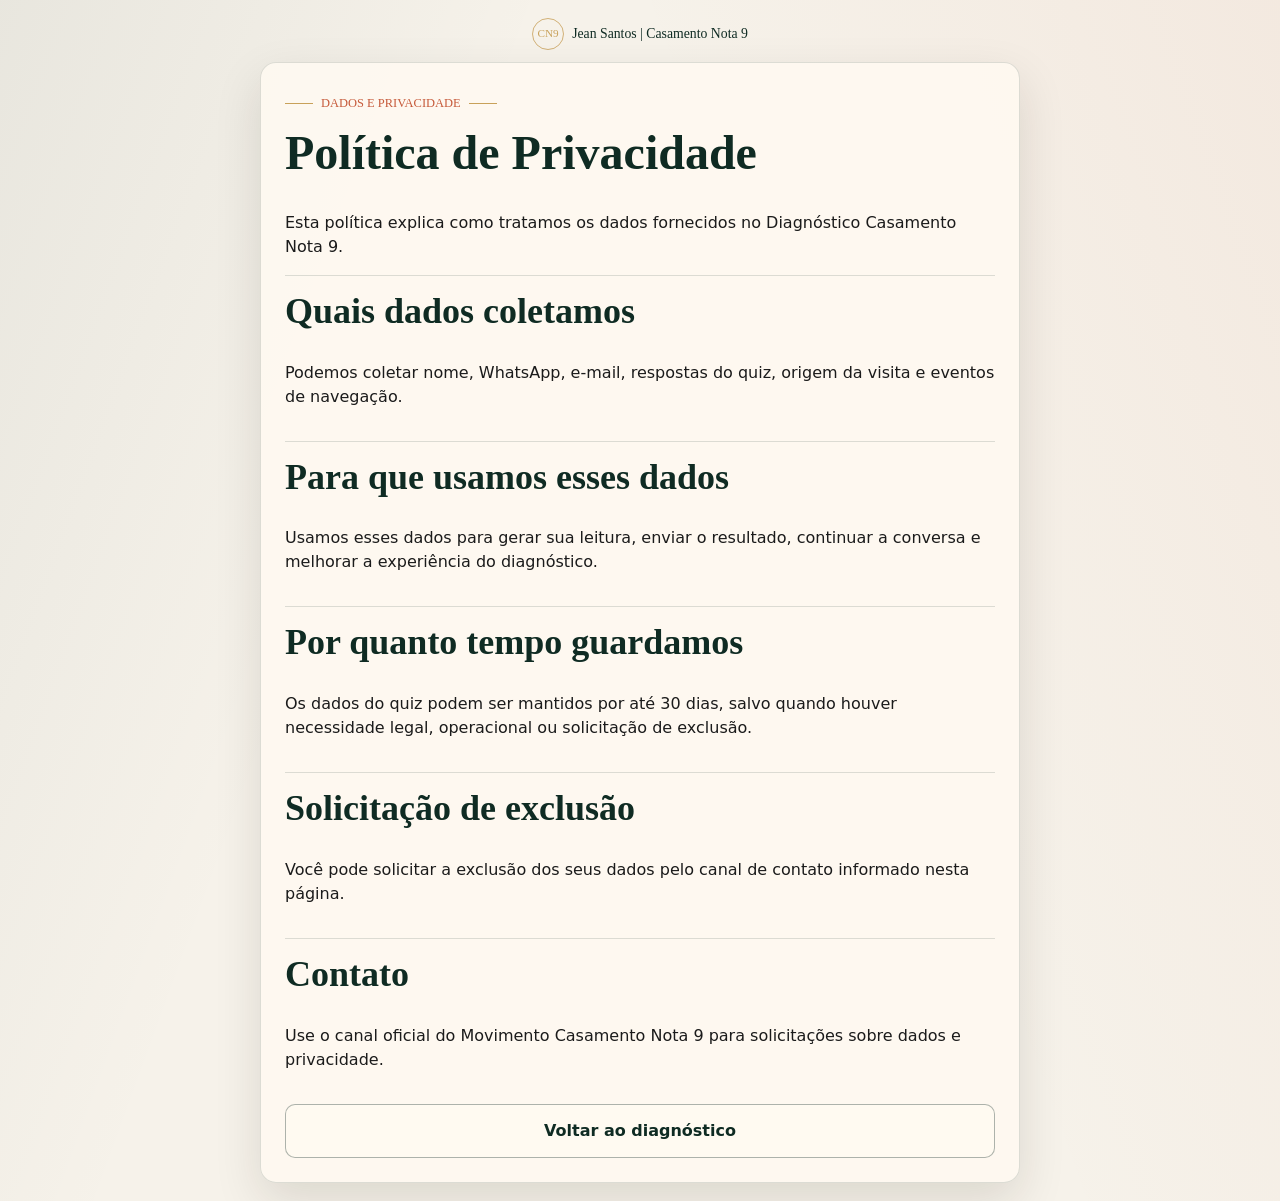
<file: quiz/politica-de-privacidade.html>
<!doctype html>
<html lang="pt-BR">
  <head>
    <meta charset="utf-8">
    <meta name="viewport" content="width=device-width, initial-scale=1">
    <meta name="description" content="Política de Privacidade do Diagnóstico Casamento Nota 9.">
    <meta name="theme-color" content="#0f2b23">
    <link rel="canonical" href="https://casamentonota9.vercel.app/quiz/politica-de-privacidade">
    <title>Política de Privacidade | Casamento Nota 9</title>
    <link rel="icon" href="./assets/icons/favicon.svg?v=20260721-1" type="image/svg+xml">
    <link rel="stylesheet" href="./assets/css/styles.css?v=20260723-2">
  </head>
  <body>
    <div class="page-shell legal-shell">
      <header class="brand-header" aria-label="Identidade">
        <span class="brand-mark" aria-hidden="true">CN9</span>
        <span>Jean Santos | Casamento Nota 9</span>
      </header>

      <main class="legal-page" aria-labelledby="privacy-title">
      <p class="eyebrow">Dados e privacidade</p>
      <h1 id="privacy-title">Política de Privacidade</h1>
      <p>Esta política explica como tratamos os dados fornecidos no Diagnóstico Casamento Nota 9.</p>

      <section>
        <h2>Quais dados coletamos</h2>
        <p>Podemos coletar nome, WhatsApp, e-mail, respostas do quiz, origem da visita e eventos de navegação.</p>
      </section>

      <section>
        <h2>Para que usamos esses dados</h2>
        <p>Usamos esses dados para gerar sua leitura, enviar o resultado, continuar a conversa e melhorar a experiência do diagnóstico.</p>
      </section>

      <section>
        <h2>Por quanto tempo guardamos</h2>
        <p>Os dados do quiz podem ser mantidos por até 30 dias, salvo quando houver necessidade legal, operacional ou solicitação de exclusão.</p>
      </section>

      <section>
        <h2>Solicitação de exclusão</h2>
        <p>Você pode solicitar a exclusão dos seus dados pelo canal de contato informado nesta página.</p>
      </section>

      <section>
        <h2>Contato</h2>
        <p>Use o canal oficial do Movimento Casamento Nota 9 para solicitações sobre dados e privacidade.</p>
      </section>

        <a class="button button-secondary" href="./index.html">Voltar ao diagnóstico</a>
      </main>
    </div>
  </body>
</html>
</file>
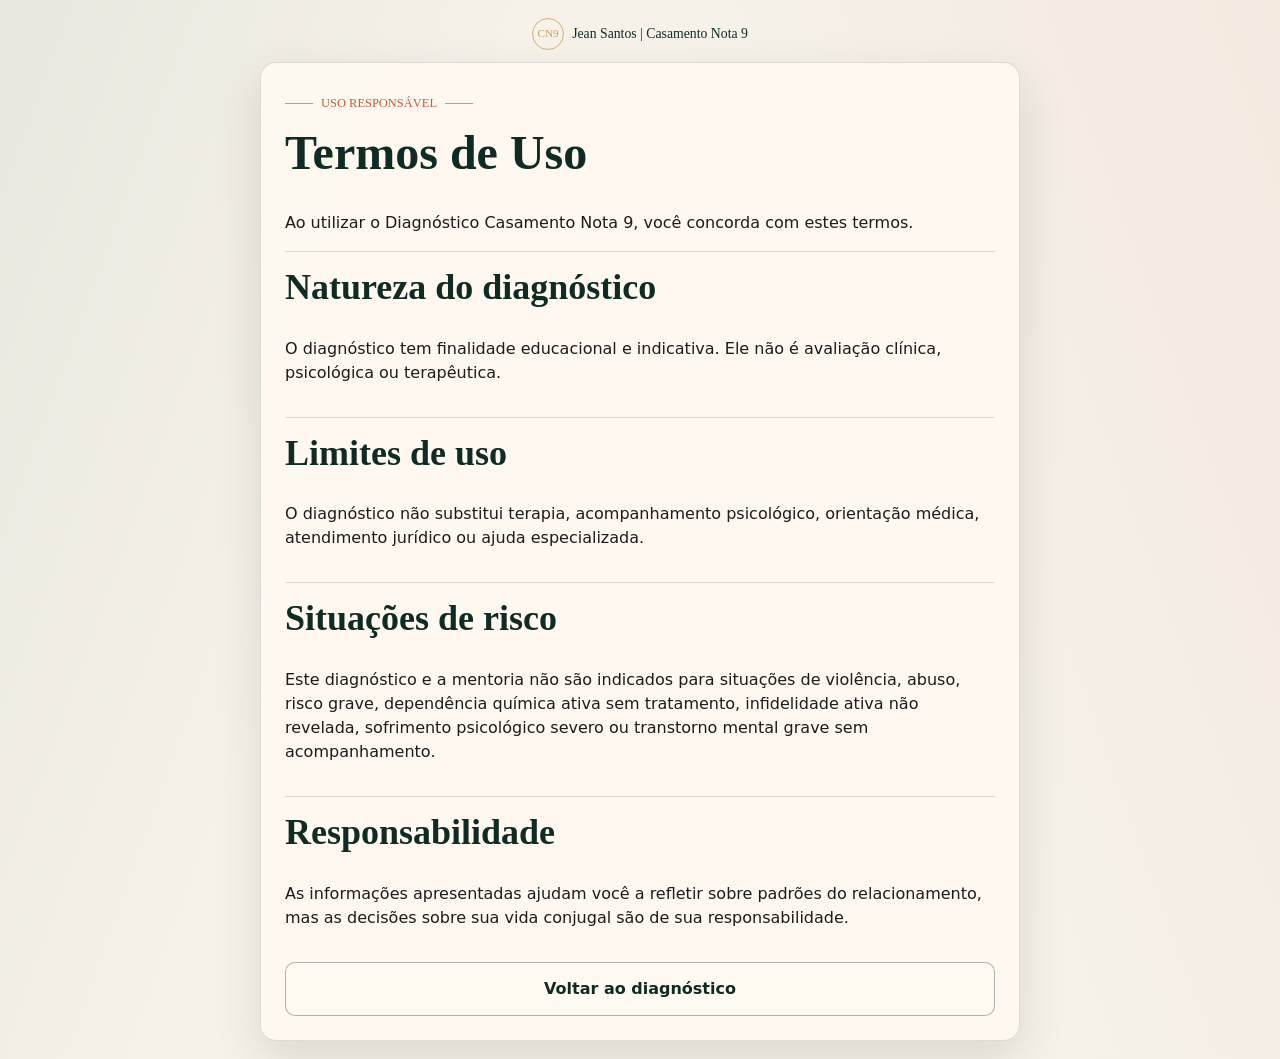
<file: quiz/termos-de-uso.html>
<!doctype html>
<html lang="pt-BR">
  <head>
    <meta charset="utf-8">
    <meta name="viewport" content="width=device-width, initial-scale=1">
    <meta name="description" content="Termos de Uso do Diagnóstico Casamento Nota 9.">
    <meta name="theme-color" content="#0f2b23">
    <link rel="canonical" href="https://casamentonota9.vercel.app/quiz/termos-de-uso">
    <title>Termos de Uso | Casamento Nota 9</title>
    <link rel="icon" href="./assets/icons/favicon.svg?v=20260721-1" type="image/svg+xml">
    <link rel="stylesheet" href="./assets/css/styles.css?v=20260723-2">
  </head>
  <body>
    <div class="page-shell legal-shell">
      <header class="brand-header" aria-label="Identidade">
        <span class="brand-mark" aria-hidden="true">CN9</span>
        <span>Jean Santos | Casamento Nota 9</span>
      </header>

      <main class="legal-page" aria-labelledby="terms-title">
      <p class="eyebrow">Uso responsável</p>
      <h1 id="terms-title">Termos de Uso</h1>
      <p>Ao utilizar o Diagnóstico Casamento Nota 9, você concorda com estes termos.</p>

      <section>
        <h2>Natureza do diagnóstico</h2>
        <p>O diagnóstico tem finalidade educacional e indicativa. Ele não é avaliação clínica, psicológica ou terapêutica.</p>
      </section>

      <section>
        <h2>Limites de uso</h2>
        <p>O diagnóstico não substitui terapia, acompanhamento psicológico, orientação médica, atendimento jurídico ou ajuda especializada.</p>
      </section>

      <section>
        <h2>Situações de risco</h2>
        <p>Este diagnóstico e a mentoria não são indicados para situações de violência, abuso, risco grave, dependência química ativa sem tratamento, infidelidade ativa não revelada, sofrimento psicológico severo ou transtorno mental grave sem acompanhamento.</p>
      </section>

      <section>
        <h2>Responsabilidade</h2>
        <p>As informações apresentadas ajudam você a refletir sobre padrões do relacionamento, mas as decisões sobre sua vida conjugal são de sua responsabilidade.</p>
      </section>

        <a class="button button-secondary" href="./index.html">Voltar ao diagnóstico</a>
      </main>
    </div>
  </body>
</html>
</file>
<file: quiz/assets/css/styles.css>
:root {
  --marfim: #f6f2ea;
  --marfim-2: #fffaf1;
  --areia: #e8ddcb;
  --areia-2: #d7c8ae;
  --verde: #0f2b23;
  --verde-2: #365a48;
  --terracota: #c65a3a;
  --ouro: #c8a15a;
  --azul: #2f5ba8;
  --grafite: #1b1b1b;
  --muted: #6f665a;
  --line: rgba(15, 43, 35, 0.14);
  --shadow: 0 18px 48px rgba(31, 24, 12, 0.12);
  --soft-shadow: 0 10px 26px rgba(31, 24, 12, 0.09);
  --radius: 16px;
  --radius-sm: 8px;
  --serif: Georgia, "Times New Roman", serif;
  --sans: Inter, system-ui, -apple-system, BlinkMacSystemFont, "Segoe UI", sans-serif;
  --panel-inline: 20px;
  --panel-block-start: 24px;
  --panel-block-end: 20px;
}

* {
  box-sizing: border-box;
}

html {
  background: var(--marfim);
  color: var(--grafite);
  overflow-x: hidden;
}

body {
  min-width: 320px;
  margin: 0;
  font-family: var(--sans);
  font-size: 16px;
  line-height: 1.5;
  letter-spacing: 0;
  color: var(--grafite);
  background:
    linear-gradient(110deg, rgba(15, 43, 35, 0.06), transparent 32%),
    linear-gradient(250deg, rgba(198, 90, 58, 0.06), transparent 38%),
    var(--marfim);
}

body::before {
  position: fixed;
  inset: 0;
  z-index: -1;
  pointer-events: none;
  content: "";
  background-image:
    linear-gradient(rgba(15, 43, 35, 0.025) 1px, transparent 1px),
    linear-gradient(90deg, rgba(15, 43, 35, 0.025) 1px, transparent 1px);
  background-size: 28px 28px;
  mask-image: linear-gradient(to bottom, rgba(0, 0, 0, 0.55), transparent 72%);
}

img {
  display: block;
  max-width: 100%;
}

a {
  color: inherit;
  text-decoration-color: rgba(198, 90, 58, 0.5);
  text-underline-offset: 0.2em;
}

button,
input {
  font: inherit;
}

button {
  cursor: pointer;
}

h1,
h2,
h3,
p {
  margin-top: 0;
}

h1,
h2,
h3 {
  font-family: var(--serif);
  color: var(--verde);
  font-weight: 600;
  line-height: 1.08;
  letter-spacing: 0;
}

h1 {
  font-size: 2.35rem;
}

h2 {
  font-size: 1.9rem;
}

h3 {
  font-size: 1.22rem;
}

.quiz-shell,
.result-shell {
  width: 100%;
  min-height: 100svh;
  display: flex;
  flex-direction: column;
  align-items: center;
  justify-content: center;
  gap: 12px;
  padding: 18px;
}

.quiz-card,
.result-page {
  width: min(100%, 440px);
  position: relative;
  overflow: hidden;
  border: 1px solid var(--line);
  border-radius: 28px;
  background:
    linear-gradient(180deg, rgba(255, 250, 241, 0.94), rgba(246, 242, 234, 0.96)),
    var(--marfim);
  box-shadow: var(--shadow);
}

.quiz-card {
  display: flex;
  flex-direction: column;
}

.result-page {
  width: min(100%, 760px);
  overflow: hidden;
}

.brand-header {
  width: min(100%, 440px);
  min-height: 32px;
  display: flex;
  align-items: center;
  justify-content: center;
  gap: 8px;
  padding: 0 4px;
  color: var(--verde);
  font-family: var(--serif);
  font-size: 0.86rem;
  line-height: 1.2;
  text-align: center;
}

.brand-header > span:last-child {
  white-space: nowrap;
}

.result-shell > .brand-header {
  width: min(100%, 760px);
}

.brand-mark {
  width: 32px;
  height: 32px;
  display: inline-grid;
  flex: 0 0 32px;
  place-items: center;
  border: 1px solid rgba(200, 161, 90, 0.8);
  border-radius: 50%;
  color: var(--ouro);
  font-size: 0.7rem;
  font-family: var(--serif);
}

.eyebrow {
  display: inline-flex;
  align-items: center;
  justify-content: center;
  gap: 8px;
  margin: 0 auto 14px;
  color: var(--terracota);
  font-family: var(--serif);
  font-size: 0.78rem;
  text-transform: uppercase;
  letter-spacing: 0;
}

.eyebrow::before,
.eyebrow::after {
  width: 28px;
  height: 1px;
  content: "";
  background: var(--ouro);
}

.intro-hero,
.instruction-panel,
.question-panel,
.interstitial-panel,
.processing-panel,
.lead-panel {
  width: 100%;
  flex: 1;
  display: flex;
  flex-direction: column;
  padding: var(--panel-block-start) var(--panel-inline) var(--panel-block-end);
}

.intro-hero {
  justify-content: flex-start;
  text-align: center;
}

.intro-hero h1 {
  font-size: 2.2rem;
}

.intro-main {
  margin-bottom: 18px;
  color: var(--verde);
  font-size: 1.06rem;
}

.support-text,
.microcopy,
.privacy-note,
.context-note,
.quiet-line {
  color: var(--muted);
  font-size: 0.92rem;
}

.intro-visual {
  width: 100%;
  height: clamp(180px, 50vw, 220px);
  display: block;
  overflow: hidden;
  margin: 6px 0 18px;
  border: 1px solid rgba(15, 43, 35, 0.14);
  border-radius: var(--radius);
  background: var(--areia);
  box-shadow: var(--soft-shadow);
}

.intro-visual img {
  width: 100%;
  height: 100%;
  object-fit: cover;
  object-position: center 48%;
}

.button {
  min-height: 54px;
  width: 100%;
  display: inline-flex;
  align-items: center;
  justify-content: center;
  gap: 12px;
  border-radius: 10px;
  border: 1px solid transparent;
  padding: 14px 18px;
  font-weight: 650;
  text-align: center;
  text-decoration: none;
  transition: transform 160ms ease, box-shadow 160ms ease, background 160ms ease, border-color 160ms ease;
}

.button:hover {
  transform: translateY(-1px);
}

.button:focus-visible,
.answer-option:focus-visible,
.back-button:focus-visible,
summary:focus-visible,
input:focus-visible {
  outline: 3px solid rgba(47, 91, 168, 0.24);
  outline-offset: 3px;
}

.button-primary {
  color: var(--marfim-2);
  background: linear-gradient(180deg, #124032, var(--verde));
  border-color: rgba(200, 161, 90, 0.45);
  box-shadow: 0 10px 22px rgba(15, 43, 35, 0.25);
}

.button-primary:disabled {
  cursor: not-allowed;
  opacity: 0.48;
  transform: none;
  box-shadow: none;
}

.button-secondary {
  color: var(--verde);
  background: rgba(255, 250, 241, 0.76);
  border-color: rgba(15, 43, 35, 0.34);
}

.button.loading {
  pointer-events: none;
  opacity: 0.7;
}

.mini-footer {
  width: min(100%, 440px);
  padding: 2px 16px 0;
  text-align: center;
}

.mini-footer p {
  margin-bottom: 4px;
  color: var(--muted);
  font-size: 0.74rem;
}

.mini-footer nav {
  display: inline-flex;
  flex-wrap: wrap;
  justify-content: center;
  gap: 8px;
  color: var(--verde);
  font-size: 0.76rem;
}

.result-shell > .mini-footer {
  width: min(100%, 760px);
}

.result-shell {
  justify-content: flex-start;
}

.instruction-panel {
  justify-content: flex-start;
  text-align: center;
}

.instruction-panel > p {
  color: var(--verde);
}

.instruction-notes {
  display: flex;
  flex-wrap: wrap;
  justify-content: center;
  gap: 6px 0;
  margin: 18px 0 22px;
  color: var(--muted) !important;
  font-size: 0.84rem;
}

.instruction-notes span + span::before {
  margin: 0 8px;
  color: var(--ouro);
  content: "·";
}

.question-panel {
  justify-content: flex-start;
}

.progress-row {
  display: grid;
  gap: 8px;
  margin-bottom: 18px;
}

.progress-pill {
  color: var(--muted);
  font-size: 0.82rem;
  font-weight: 700;
}

.progress-track {
  width: 100%;
  height: 7px;
  overflow: hidden;
  border: 1px solid rgba(15, 43, 35, 0.12);
  border-radius: 999px;
  background: rgba(232, 221, 203, 0.78);
}

.progress-track span {
  display: block;
  height: 100%;
  border-radius: inherit;
  background: var(--verde);
  transition: width 220ms ease;
}

.question-panel h1 {
  margin-bottom: 22px;
  font-size: 2.05rem;
}

.answers {
  display: grid;
  gap: 12px;
}

.answer-option {
  width: 100%;
  min-height: 66px;
  display: grid;
  grid-template-columns: 38px 1fr 26px;
  gap: 12px;
  align-items: center;
  border: 1px solid rgba(15, 43, 35, 0.15);
  border-radius: var(--radius-sm);
  padding: 12px;
  text-align: left;
  color: var(--grafite);
  background: rgba(255, 250, 241, 0.72);
  transition: border-color 160ms ease, background 160ms ease, transform 160ms ease;
}

.answer-option:hover {
  border-color: rgba(15, 43, 35, 0.35);
  transform: translateY(-1px);
}

.answer-option.selected {
  border-color: var(--verde);
  background: rgba(54, 90, 72, 0.11);
}

.answer-letter,
.answer-check {
  width: 34px;
  height: 34px;
  display: inline-grid;
  place-items: center;
  border: 1px solid var(--line);
  border-radius: 50%;
  color: var(--verde);
  background: rgba(255, 250, 241, 0.8);
  font-weight: 700;
}

.answer-option.selected .answer-letter,
.answer-option.selected .answer-check {
  color: var(--marfim-2);
  background: var(--verde);
}

.answer-check {
  opacity: 0;
  transform: scale(0.85);
}

.answer-option.selected .answer-check {
  opacity: 1;
  transform: scale(1);
}

.back-button {
  width: max-content;
  display: inline-flex;
  align-self: flex-start;
  align-items: center;
  gap: 8px;
  margin-top: 18px;
  border: 0;
  padding: 10px 0;
  color: var(--verde);
  background: transparent;
}

.interstitial-panel {
  justify-content: flex-start;
  text-align: center;
}

.processing-panel {
  justify-content: center;
  text-align: center;
}

.interstitial-panel h1 {
  font-size: 2.2rem;
}

.interstitial-panel > p {
  color: var(--verde);
}

.interstitial-panel .back-button {
  align-self: flex-start;
}

.scene-visual {
  display: block;
  aspect-ratio: 4 / 3;
  overflow: hidden;
  margin: 22px 0;
  border: 1px solid rgba(15, 43, 35, 0.12);
  border-radius: var(--radius);
  background: var(--areia);
  box-shadow: var(--soft-shadow);
}

.scene-visual img {
  width: 100%;
  height: 100%;
  object-fit: cover;
}

.processing-mark {
  display: flex;
  justify-content: center;
  gap: 8px;
  margin-bottom: 22px;
}

.processing-mark span {
  width: 12px;
  height: 12px;
  border-radius: 50%;
  background: var(--verde);
  animation: pulse 900ms ease-in-out infinite;
}

.processing-mark span:nth-child(2) {
  animation-delay: 120ms;
  background: var(--ouro);
}

.processing-mark span:nth-child(3) {
  animation-delay: 240ms;
  background: var(--terracota);
}

.processing-bar {
  height: 8px;
  overflow: hidden;
  margin-top: 22px;
  border-radius: 999px;
  background: var(--areia);
}

.processing-bar span {
  display: block;
  width: 44%;
  height: 100%;
  border-radius: inherit;
  background: var(--verde);
  animation: loading 1500ms ease-in-out infinite;
}

@keyframes pulse {
  0%,
  100% {
    transform: translateY(0);
    opacity: 0.45;
  }
  50% {
    transform: translateY(-5px);
    opacity: 1;
  }
}

@keyframes loading {
  0% {
    transform: translateX(-100%);
  }
  100% {
    transform: translateX(240%);
  }
}

.lead-panel {
  text-align: center;
}

.lead-panel h1 {
  font-size: 2.3rem;
}

.authority-layout {
  display: grid;
  gap: 16px;
  align-items: start;
  margin: 18px 0;
}

.jean-photo {
  width: 100%;
  justify-self: center;
  overflow: hidden;
  aspect-ratio: 8 / 5;
  border: 1px solid rgba(15, 43, 35, 0.12);
  border-radius: var(--radius);
  background: var(--areia);
  box-shadow: var(--soft-shadow);
}

.jean-photo img {
  width: 100%;
  height: 100%;
  object-fit: cover;
}

.authority-copy {
  text-align: left;
}

.authority-copy h2,
.form-heading h2 {
  margin-bottom: 8px;
  font-family: var(--sans);
  font-size: 1.05rem;
  line-height: 1.32;
}

.thesis-line {
  margin-bottom: 0;
  color: var(--terracota);
  font-family: var(--serif);
  font-size: 1.2rem;
  line-height: 1.2;
}

.proof-grid {
  display: grid;
  gap: 8px;
  margin: 10px 0 18px;
  text-align: left;
}

.proof-grid span {
  display: grid;
  grid-template-columns: 28px 1fr;
  gap: 10px;
  align-items: start;
  padding: 6px 2px;
  color: var(--verde);
  font-size: 0.9rem;
}

.proof-grid span::before,
.fit-list li::before {
  width: 28px;
  height: 28px;
  display: inline-grid;
  place-items: center;
  content: "✓";
  border-radius: 50%;
  color: var(--ouro);
  background: var(--verde);
  font-weight: 700;
}

.lead-form {
  display: grid;
  gap: 10px;
  margin-top: 6px;
  padding: 14px;
  border: 1px solid var(--line);
  border-radius: var(--radius);
  background: rgba(255, 250, 241, 0.78);
  box-shadow: var(--soft-shadow);
}

.form-heading {
  text-align: left;
}

.form-heading p {
  margin-bottom: 2px;
  color: var(--muted);
  font-size: 0.9rem;
}

.lead-form label {
  display: grid;
  gap: 6px;
  text-align: left;
}

.lead-form label span {
  color: var(--verde);
  font-size: 0.82rem;
  font-weight: 700;
}

.lead-form input {
  width: 100%;
  min-height: 52px;
  border: 1px solid rgba(15, 43, 35, 0.16);
  border-radius: var(--radius-sm);
  padding: 12px 14px;
  color: var(--grafite);
  background: rgba(255, 250, 241, 0.9);
}

.lead-form .privacy-note {
  margin-bottom: 0;
  font-size: 0.78rem;
}

.section-band {
  width: 100%;
  margin: 0;
  padding: 30px 22px;
  border: 0;
  border-top: 1px solid var(--line);
  border-radius: 0;
  background: transparent;
  box-shadow: none;
}

.section-band > :last-child {
  margin-bottom: 0;
}

.result-page .eyebrow {
  display: flex;
  width: max-content;
  max-width: 100%;
}

.result-hero {
  border-top: 0;
  text-align: center;
  background:
    linear-gradient(180deg, rgba(255, 250, 241, 0.88), rgba(232, 221, 203, 0.28)),
    var(--marfim-2);
}

.score-badge {
  display: flex;
  justify-content: center;
  align-items: baseline;
  gap: 10px;
  margin: 14px 0;
  color: var(--verde);
}

.score-badge strong {
  font-family: var(--serif);
  font-size: 7rem;
  font-weight: 500;
  line-height: 0.9;
}

.score-badge span {
  color: var(--ouro);
  font-family: var(--serif);
  font-size: 4.4rem;
}

.goal-line,
.law-line,
.value-statement,
.strong-copy {
  color: var(--verde);
  font-family: var(--serif);
  font-size: 1.7rem;
  line-height: 1.14;
}

.score-scale {
  display: grid;
  grid-template-columns: repeat(4, 1fr);
  overflow: hidden;
  margin-top: 20px;
  border: 1px solid var(--line);
  border-radius: 12px;
}

.score-scale div {
  min-height: 112px;
  display: grid;
  align-content: start;
  gap: 5px;
  padding: 12px 8px;
  border-right: 1px solid var(--line);
  color: var(--verde);
  background: rgba(255, 250, 241, 0.72);
}

.score-scale div:last-child {
  border-right: 0;
}

.score-scale .active {
  color: var(--marfim-2);
  background: var(--verde);
}

.score-scale strong {
  font-family: var(--serif);
  font-size: 1.25rem;
}

.score-scale span {
  font-size: 0.78rem;
  font-weight: 800;
}

.score-scale small {
  color: inherit;
  font-size: 0.68rem;
  line-height: 1.25;
  opacity: 0.82;
}

.evidence-grid,
.reading-grid,
.work-grid,
.testimonial-grid {
  display: grid;
  gap: 12px;
}

.evidence-grid article,
.reading-grid article,
.work-grid article,
.testimonial-grid article {
  border: 1px solid var(--line);
  border-radius: var(--radius-sm);
  padding: 14px;
  background: rgba(246, 242, 234, 0.66);
}

.evidence-grid article {
  display: grid;
  grid-template-columns: 28px 1fr;
  gap: 12px;
  color: var(--verde);
}

.evidence-grid span {
  color: var(--ouro);
}

.reading-grid ul,
.pricing-section ul {
  padding-left: 18px;
  margin-bottom: 0;
}

.risk-card {
  border-color: rgba(198, 90, 58, 0.3) !important;
  background: rgba(198, 90, 58, 0.08) !important;
}

.first-step-card {
  display: grid;
  gap: 12px;
  margin: 18px 0;
  padding: 18px;
  border: 1px solid rgba(200, 161, 90, 0.5);
  border-radius: var(--radius);
  color: var(--marfim-2);
  background:
    linear-gradient(160deg, rgba(54, 90, 72, 0.85), var(--verde)),
    var(--verde);
  box-shadow: 0 18px 36px rgba(15, 43, 35, 0.22);
}

.first-step-card h3,
.first-step-card p {
  color: var(--marfim-2);
}

.step-label {
  width: max-content;
  max-width: 100%;
  padding: 6px 10px;
  border: 1px solid rgba(200, 161, 90, 0.45);
  border-radius: 999px;
  color: var(--ouro);
  font-size: 0.78rem;
  text-transform: uppercase;
}

blockquote {
  margin: 0;
  padding: 14px;
  border-left: 3px solid var(--ouro);
  border-radius: var(--radius-sm);
  color: var(--marfim-2);
  background: rgba(255, 250, 241, 0.08);
  font-family: var(--serif);
  font-size: 1.08rem;
}

.closing-line {
  color: var(--verde);
}

.movement-section,
.influence-section,
.offer-hero,
.pricing-section,
.final-cta {
  color: var(--marfim-2);
  background:
    linear-gradient(150deg, rgba(54, 90, 72, 0.85), var(--verde)),
    var(--verde);
}

.movement-section h2,
.movement-section p,
.influence-section h2,
.influence-section p,
.offer-hero h2,
.offer-hero p,
.pricing-section h2,
.pricing-section p,
.pricing-section li,
.final-cta h2,
.final-cta p {
  color: var(--marfim-2);
}

.movement-section .eyebrow,
.influence-section .eyebrow,
.offer-hero .eyebrow,
.pricing-section .eyebrow {
  color: var(--ouro);
}

.movement-map {
  position: relative;
  overflow: hidden;
  margin: 22px 0;
  border: 1px solid rgba(255, 250, 241, 0.2);
  border-radius: var(--radius);
  background: rgba(255, 250, 241, 0.08);
  box-shadow: 0 18px 36px rgba(5, 22, 17, 0.28);
}

.movement-map::after {
  position: absolute;
  inset: 38% 0 0;
  z-index: 1;
  pointer-events: none;
  content: "";
  background: linear-gradient(180deg, transparent, rgba(5, 22, 17, 0.88));
}

.path-diagram {
  position: absolute;
  inset: auto 12px 14px;
  z-index: 2;
  display: grid;
  grid-template-columns: 1fr auto 1fr;
  gap: 8px;
  align-items: center;
}

.movement-visual,
.offer-visual,
.mentorship-visual {
  display: block;
  overflow: hidden;
  border: 1px solid rgba(255, 250, 241, 0.2);
  border-radius: var(--radius);
  background: rgba(255, 250, 241, 0.08);
  box-shadow: 0 18px 36px rgba(5, 22, 17, 0.28);
}

.movement-visual {
  aspect-ratio: 3 / 4;
  border: 0;
  border-radius: 0;
  box-shadow: none;
}

.offer-visual {
  aspect-ratio: 4 / 5;
  margin: 22px 0;
}

.mentorship-visual {
  aspect-ratio: 8 / 5;
  margin: 22px 0;
  border-color: var(--line);
  background: var(--areia);
  box-shadow: var(--soft-shadow);
}

.movement-visual img,
.offer-visual img,
.mentorship-visual img {
  width: 100%;
  height: 100%;
  object-fit: cover;
}

.path-diagram div:not(.center-dot) {
  display: grid;
  place-items: center;
  gap: 1px;
  text-align: center;
  text-shadow: 0 2px 8px rgba(5, 22, 17, 0.8);
}

.path-diagram span {
  color: var(--areia);
  font-size: 0.72rem;
  text-transform: uppercase;
}

.path-diagram strong {
  color: var(--ouro);
  font-family: var(--serif);
  font-size: 1rem;
}

.center-dot {
  width: 50px;
  height: 50px;
  display: grid;
  place-items: center;
  border: 1px solid rgba(255, 250, 241, 0.45);
  border-radius: 50%;
  color: var(--marfim-2);
  background: rgba(15, 43, 35, 0.82);
  box-shadow: 0 5px 16px rgba(5, 22, 17, 0.35);
  font-weight: 800;
  text-transform: uppercase;
  font-size: 0.75rem;
}

.influence-visual {
  width: min(100%, 390px);
  aspect-ratio: 1;
  position: relative;
  margin: 22px auto;
  overflow: hidden;
  border: 1px solid rgba(255, 250, 241, 0.34);
  border-radius: 50%;
  background: #eee7dc;
  box-shadow: inset 0 0 38px rgba(15, 43, 35, 0.12), 0 18px 36px rgba(5, 22, 17, 0.24);
}

.influence-layer,
.influence-label {
  position: absolute;
  left: 50%;
  transform: translateX(-50%);
}

.influence-layer {
  top: 50%;
  border: 1px solid rgba(255, 250, 241, 0.7);
  border-radius: 50%;
  transform: translate(-50%, -50%);
}

.influence-layer-middle {
  width: 72%;
  height: 72%;
  background: #7e9177;
  box-shadow: 0 14px 34px rgba(15, 43, 35, 0.14);
}

.influence-layer-inner {
  width: 39%;
  height: 39%;
  background: #244b3a;
  box-shadow: 0 12px 26px rgba(5, 22, 17, 0.25);
}

.influence-label {
  z-index: 2;
  text-align: center;
  line-height: 1.18;
}

.influence-label-outer {
  top: 8%;
  width: 72%;
  color: var(--verde);
  font-size: 0.8rem;
  font-weight: 750;
}

.influence-label-middle {
  top: 24%;
  width: 58%;
  color: var(--marfim-2);
  font-size: 0.84rem;
  font-weight: 700;
  text-shadow: 0 2px 8px rgba(5, 22, 17, 0.35);
}

.influence-label-inner {
  top: 50%;
  width: 35%;
  color: var(--marfim-2);
  font-family: var(--serif);
  font-size: 1.08rem;
  line-height: 1.12;
  transform: translate(-50%, -50%);
  text-shadow: 0 2px 10px rgba(5, 22, 17, 0.5);
}

.fit-list {
  display: grid;
  gap: 10px;
  padding: 0;
  list-style: none;
}

.fit-list li {
  display: grid;
  grid-template-columns: 28px 1fr;
  gap: 12px;
  align-items: start;
  padding: 12px;
  border: 1px solid var(--line);
  border-radius: var(--radius-sm);
  background: rgba(246, 242, 234, 0.62);
}

.timeline {
  display: grid;
  gap: 12px;
}

.timeline article {
  display: grid;
  grid-template-columns: 42px 1fr;
  gap: 12px;
}

.timeline article > span {
  width: 42px;
  height: 42px;
  display: grid;
  place-items: center;
  border-radius: 50%;
  color: var(--marfim-2);
  background: var(--verde);
  font-weight: 800;
}

.timeline h3 {
  margin-bottom: 4px;
}

.value-statement {
  margin-top: 22px;
  padding: 18px;
  border-radius: var(--radius);
  color: var(--marfim-2);
  background: var(--verde);
}

.testimonial-grid article {
  background: rgba(255, 250, 241, 0.82);
}

.testimonial-grid strong,
.testimonial-grid span {
  display: block;
  color: var(--verde);
}

.testimonial-grid span {
  color: var(--muted);
  font-size: 0.85rem;
}

.pricing-section .installment-price {
  margin-bottom: 4px;
  color: var(--ouro);
  font-family: var(--serif);
  font-size: 2.35rem;
  font-weight: 400;
  line-height: 1.05;
  white-space: nowrap;
}

.pricing-section .installment-price strong {
  color: inherit;
  font-family: inherit;
  font-weight: 700;
}

.pricing-section {
  text-align: center;
}

.pricing-section ul {
  width: max-content;
  max-width: 100%;
  margin-inline: auto;
  text-align: left;
}

.cash-price {
  margin-top: 0;
  color: var(--ouro) !important;
  font-family: var(--serif);
  font-size: 1.45rem;
  line-height: 1.2;
}

.pricing-section .button {
  margin-top: 18px;
}

.pricing-section .privacy-note,
.final-cta .privacy-note {
  margin-top: 10px;
  color: rgba(255, 250, 241, 0.78);
}

.faq-section details {
  border-bottom: 1px solid var(--line);
}

.faq-section details:last-child {
  border-bottom: 0;
}

.faq-section summary {
  min-height: 56px;
  display: flex;
  align-items: center;
  justify-content: space-between;
  gap: 14px;
  color: var(--verde);
  cursor: pointer;
  font-weight: 700;
  list-style: none;
}

.faq-section summary::-webkit-details-marker {
  display: none;
}

.faq-section summary::after {
  content: "+";
  color: var(--ouro);
  font-size: 1.4rem;
}

.faq-section details[open] summary::after {
  content: "−";
}

.faq-section details p {
  padding-bottom: 16px;
  color: var(--muted);
}

.final-cta {
  text-align: center;
}

.legal-page {
  width: min(100% - 28px, 760px);
  margin: 18px auto;
  padding: 24px;
  border: 1px solid var(--line);
  border-radius: var(--radius);
  background: rgba(255, 250, 241, 0.86);
  box-shadow: var(--shadow);
}

.legal-page section {
  padding: 16px 0;
  border-top: 1px solid var(--line);
}

.page-shell {
  width: 100%;
  min-height: 100svh;
  display: flex;
  flex-direction: column;
  align-items: center;
  gap: 12px;
  padding: 18px;
}

.page-shell .legal-page {
  width: min(100%, 620px);
  margin: 0;
}

.page-shell > .brand-header {
  width: min(100%, 620px);
}

.legal-shell > .brand-header,
.legal-shell .legal-page {
  width: min(100%, 760px);
}

.page-shell > .mini-footer {
  width: min(100%, 620px);
}

.thank-you-page > h1,
.thank-you-page > p,
.thank-you-page > .eyebrow {
  text-align: center;
}

.thankyou-steps {
  padding: 0;
  margin: 24px 0;
  list-style: none;
  counter-reset: thankyou-step;
}

.thankyou-steps li {
  display: grid;
  grid-template-columns: 36px 1fr;
  gap: 12px;
  padding: 16px 0;
  border-top: 1px solid var(--line);
  counter-increment: thankyou-step;
}

.thankyou-steps li::before {
  width: 36px;
  height: 36px;
  display: grid;
  place-items: center;
  border-radius: 50%;
  content: counter(thankyou-step);
  color: var(--marfim-2);
  background: var(--verde);
  font-weight: 800;
}

.thankyou-steps h2 {
  margin-bottom: 4px;
  font-size: 1.2rem;
}

.thankyou-steps p {
  margin-bottom: 0;
  color: var(--muted);
}

.thankyou-note {
  display: grid;
  gap: 4px;
  margin: 0 0 20px;
  padding: 4px 0 4px 14px;
  border-left: 2px solid var(--ouro);
}

.thankyou-note h2 {
  margin-bottom: 0;
  font-size: 1.15rem;
}

.thankyou-note p {
  margin-bottom: 0;
  color: var(--muted);
}

@media (min-width: 720px) {
  :root {
    --panel-inline: 28px;
    --panel-block-start: 28px;
    --panel-block-end: 28px;
  }

  .quiz-shell,
  .result-shell {
    padding: 32px;
  }

  .section-band {
    width: 100%;
    padding: 38px 36px;
  }

  h1 {
    font-size: 3rem;
  }

  h2 {
    font-size: 2.25rem;
  }

  .intro-hero h1 {
    font-size: 2.5rem;
  }

  .scene-visual {
    aspect-ratio: 8 / 5;
  }

  .movement-visual {
    aspect-ratio: 16 / 9;
  }

  .offer-visual {
    aspect-ratio: 8 / 5;
  }

  .pricing-section .installment-price {
    font-size: 3.4rem;
  }

  .pricing-section .cash-price {
    font-size: 1.8rem;
  }

  .testimonial-grid {
    grid-template-columns: repeat(3, 1fr);
  }

  .work-grid,
  .evidence-grid {
    grid-template-columns: repeat(2, 1fr);
  }
}

@media (max-width: 390px) {
  :root {
    --panel-inline: 16px;
    --panel-block-start: 20px;
    --panel-block-end: 16px;
  }

  .quiz-shell,
  .result-shell {
    padding: 10px;
  }

  .quiz-card,
  .result-page {
    border-radius: 22px;
  }

  h1 {
    font-size: 2rem;
  }

  h2 {
    font-size: 1.68rem;
  }

  .intro-hero,
  .instruction-panel,
  .question-panel,
  .interstitial-panel,
  .processing-panel,
  .lead-panel {
    padding: var(--panel-block-start) var(--panel-inline) var(--panel-block-end);
  }

  .brand-header {
    padding-inline: 2px;
    font-size: 0.78rem;
  }

  .answer-option {
    grid-template-columns: 34px 1fr 24px;
    gap: 10px;
    padding: 10px;
  }

  .answer-letter,
  .answer-check {
    width: 30px;
    height: 30px;
  }

  .score-scale {
    grid-template-columns: repeat(2, 1fr);
  }

  .score-scale div:nth-child(2) {
    border-right: 0;
  }

  .score-scale div:nth-child(1),
  .score-scale div:nth-child(2) {
    border-bottom: 1px solid var(--line);
  }

  .path-diagram {
    gap: 6px;
  }

  .path-diagram strong {
    font-size: 0.92rem;
  }

  .center-dot {
    width: 50px;
    height: 50px;
    font-size: 0.68rem;
  }

  .influence-label-inner {
    font-size: 0.96rem;
  }

  .page-shell {
    padding: 10px;
  }
}

@media (prefers-reduced-motion: reduce) {
  *,
  *::before,
  *::after {
    scroll-behavior: auto !important;
    transition-duration: 0.01ms !important;
    animation-duration: 0.01ms !important;
    animation-iteration-count: 1 !important;
  }
}
</file>
